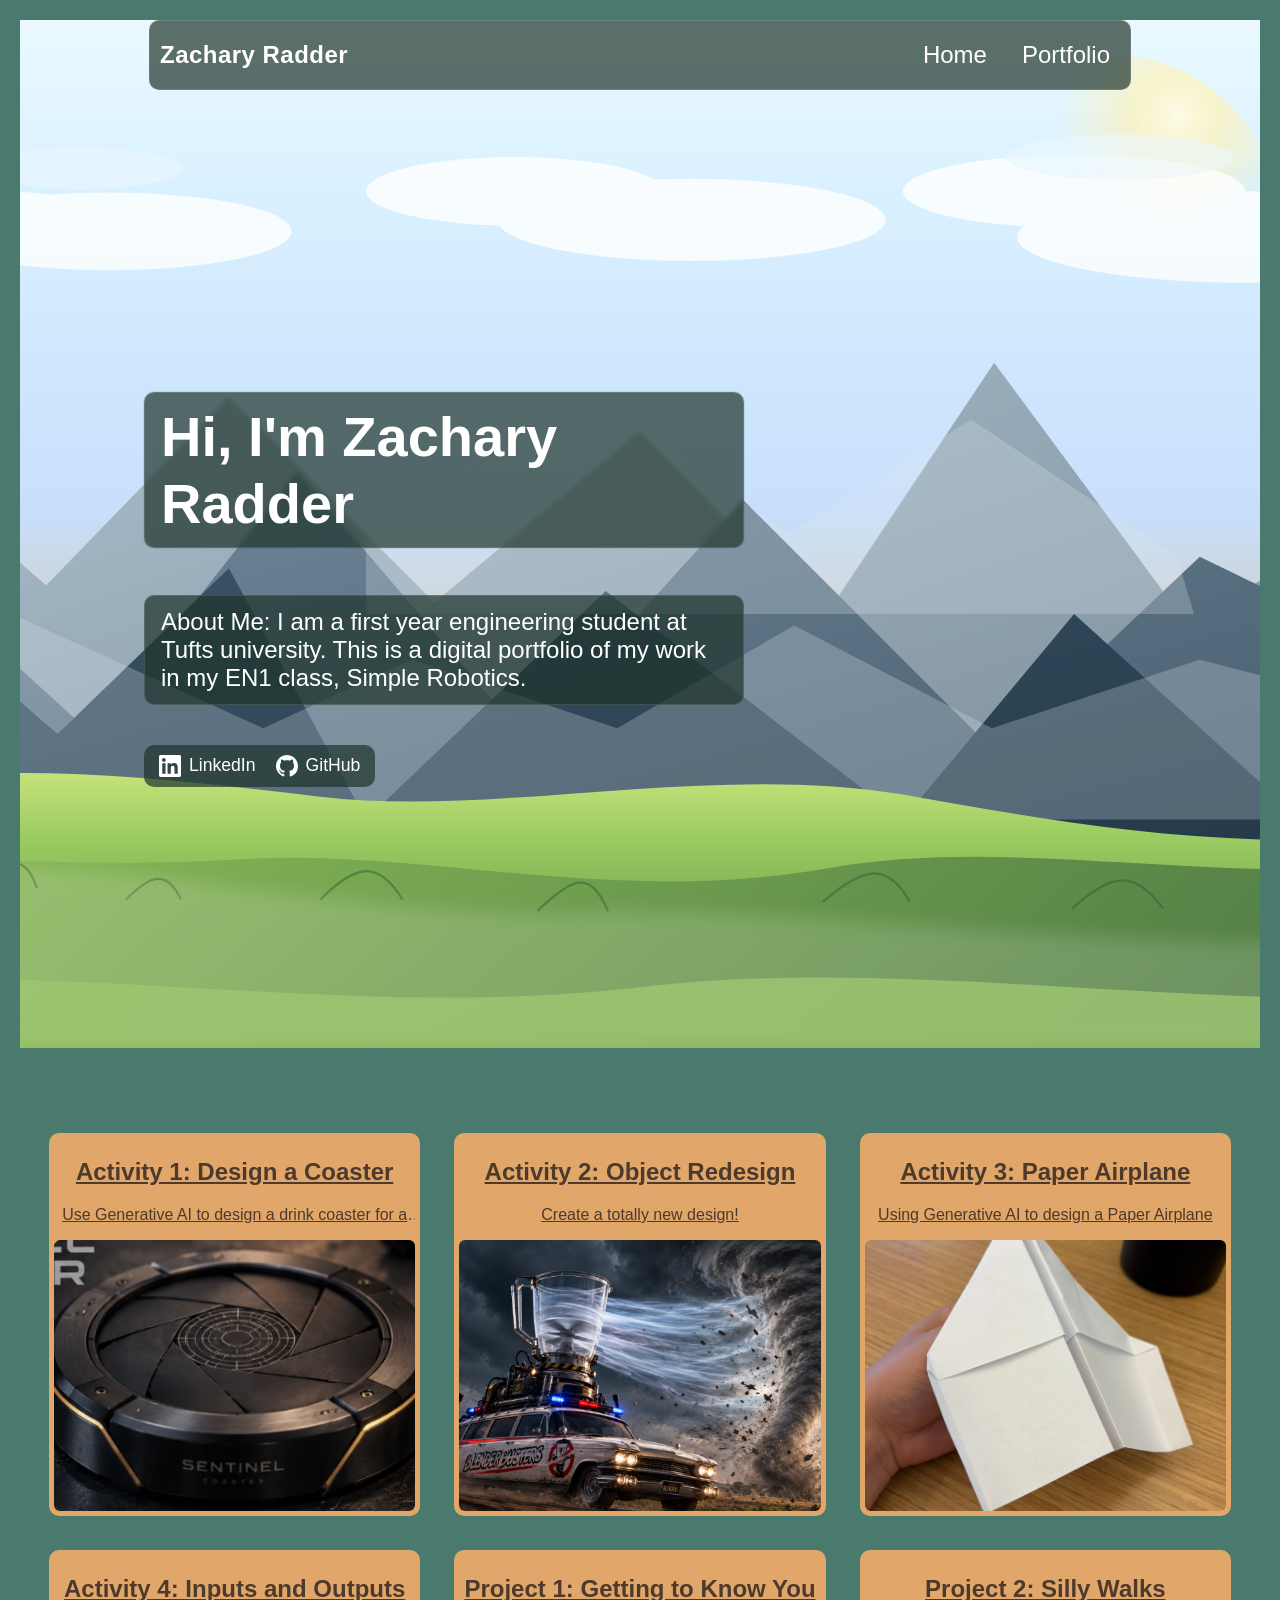
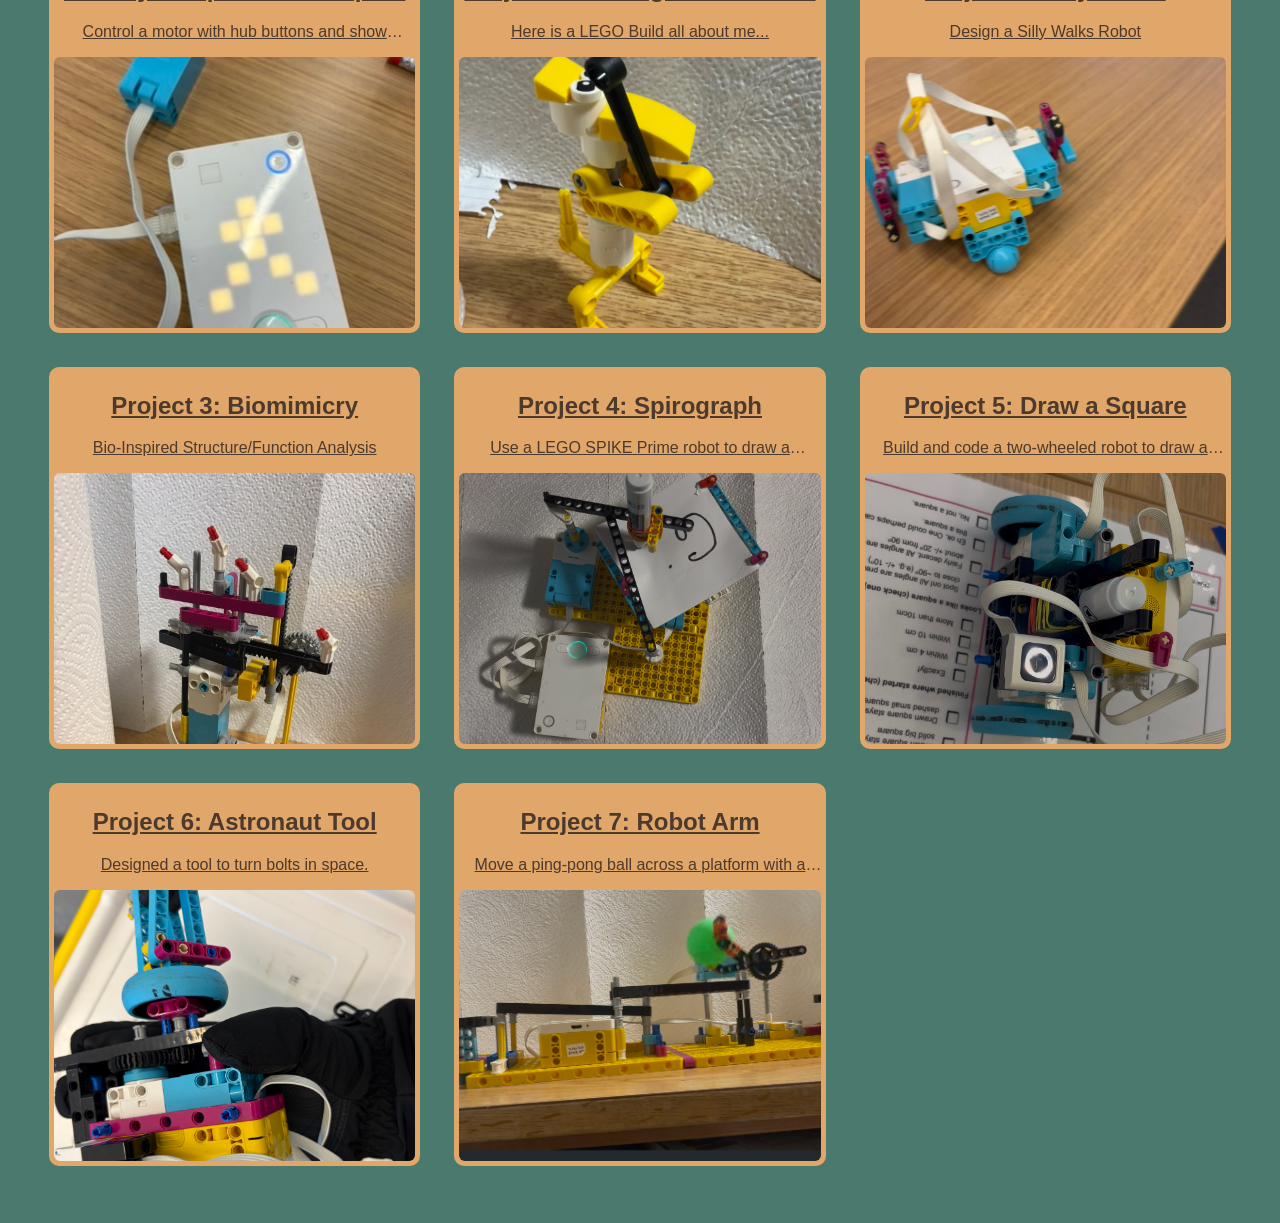
<file: index.html>
<!DOCTYPE html>
<html lang="en">
<head>
    <title>Zachary Radder - Portfolio</title>

    <!-- Recommended meta tags -->
    <meta charset="UTF-8">
    <meta name="viewport" content="width=device-width,initial-scale=1.0">
    <meta name="description" content="Zachary Radder's engineering portfolio: activities and projects from an intro-to-engineering course.">

    <!-- Stylesheet (CSS) -->
    <link rel="stylesheet" href="./index.css">
</head>
<body>

    <!-- Header and Navigation Section -->
    <header class="header">
        <a class="name">Zachary Radder</a>
        <nav class="navbar">
            <a href="#">Home</a>
            <a href="#portfolio">Portfolio</a>
        </nav>
    </header>

    <!-- Introduction Section -->
    <section class="home" style="background:url('./images/header-landscape.svg') no-repeat; background-size: cover; background-position: center;">
        <div class="home-content">
            <h1>Hi, I'm Zachary Radder</h1>
            <p>About Me: I am a first year engineering student at Tufts university. This is a digital portfolio of my work in my EN1 class, Simple Robotics.</p>

            <!-- Replace these hrefs with your own LinkedIn/GitHub URLs -->
            <div class="socials">
                <a href="https://www.linkedin.com/in/your-username" target="_blank" rel="noopener" class="social-link">
                    <svg viewBox="0 0 24 24" aria-hidden="true"><path d="M20.447 20.452h-3.554v-5.569c0-1.328-.027-3.037-1.852-3.037-1.853 0-2.136 1.446-2.136 2.939v5.667H9.351V9h3.414v1.561h.046c.477-.9 1.637-1.85 3.37-1.85 3.601 0 4.267 2.37 4.267 5.455v6.286zM5.337 7.433c-1.144 0-2.063-.926-2.063-2.065 0-1.138.92-2.063 2.063-2.063 1.14 0 2.064.925 2.064 2.063 0 1.139-.925 2.065-2.064 2.065zm1.782 13.019H3.555V9h3.564v11.452zM22.225 0H1.771C.792 0 0 .774 0 1.729v20.542C0 23.227.792 24 1.771 24h20.451C23.2 24 24 23.227 24 22.271V1.729C24 .774 23.2 0 22.222 0h.003z"/></svg>
                    <span>LinkedIn</span>
                </a>
                <a href="https://github.com/zradder" target="_blank" rel="noopener" class="social-link">
                    <svg viewBox="0 0 24 24" aria-hidden="true"><path d="M12 0C5.37 0 0 5.37 0 12c0 5.31 3.435 9.795 8.205 11.385.6.105.825-.255.825-.57 0-.285-.015-1.23-.015-2.235-3.015.555-3.795-.735-4.035-1.41-.135-.345-.72-1.41-1.23-1.695-.42-.225-1.02-.78-.015-.795.945-.015 1.62.87 1.845 1.23 1.08 1.815 2.805 1.305 3.495.99.105-.78.42-1.305.765-1.605-2.67-.3-5.46-1.335-5.46-5.925 0-1.305.465-2.385 1.23-3.225-.12-.3-.54-1.53.12-3.18 0 0 1.005-.315 3.3 1.23.96-.27 1.98-.405 3-.405s2.04.135 3 .405c2.295-1.56 3.3-1.23 3.3-1.23.66 1.65.24 2.88.12 3.18.765.84 1.23 1.905 1.23 3.225 0 4.605-2.805 5.625-5.475 5.925.435.375.81 1.095.81 2.22 0 1.605-.015 2.895-.015 3.3 0 .315.225.69.825.57A12.02 12.02 0 0024 12c0-6.63-5.37-12-12-12z"/></svg>
                    <span>GitHub</span>
                </a>
            </div>
        </div>
    </section>

    <!-- Portfolio Section -->
    <a name="portfolio"></a>
    <section class="portfolio">

        <!-- PROJECT -->
        <article class="project-card">
            <a href="./activity01.html" class="project-link">
                <h2 class="project-title">Activity 1: Design a Coaster</h2>
                <p class="project-desc">Use Generative AI to design a drink coaster for a client.</p>
                <img src="images/Iron man coaster.jpeg" class="project-img">
            </a>
        </article>

        <!-- PROJECT -->
        <article class="project-card">
            <a href="./activity02.html" class="project-link">
                <h2 class="project-title">Activity 2: Object Redesign</h2>
                <p class="project-desc">Create a totally new design!</p>
                <img src="images/Blender Buster.png" class="project-img">
            </a>
        </article>

        <!-- PROJECT -->
        <article class="project-card">
            <a href="./activity03.html" class="project-link">
                <h2 class="project-title">Activity 3: Paper Airplane</h2>
                <p class="project-desc">Using Generative AI to design a Paper Airplane</p>
                <img src="images/airplane.jpeg" class="project-img">
            </a>
        </article>

        <!-- PROJECT -->
        <article class="project-card">
            <a href="./activity04.html" class="project-link">
                <h2 class="project-title">Activity 4: Inputs and Outputs</h2>
                <p class="project-desc">Control a motor with hub buttons and show rotation with a dance animation.</p>
                <img src="images/input activity.jpeg" class="project-img" alt="Activity 4 preview image">
            </a>
        </article>

        <!-- PROJECT -->
        <article class="project-card">
            <a href="./project01.html" class="project-link">
                <h2 class="project-title">Project 1: Getting to Know You</h2>
                <p class="project-desc">Here is a LEGO Build all about me...</p>
                <img src="images/Dog with bat.jpeg" class="project-img">
            </a>
        </article>

        <!-- PROJECT -->
        <article class="project-card">
            <a href="./project02.html" class="project-link">
                <h2 class="project-title">Project 2: Silly Walks</h2>
                <p class="project-desc">Design a Silly Walks Robot</p>
                <img src="images/Silly Walk.jpeg" class="project-img">
            </a>
        </article>

        <!-- PROJECT -->
        <article class="project-card">
            <a href="./project03.html" class="project-link">
                <h2 class="project-title">Project 3: Biomimicry</h2>
                <p class="project-desc">Bio-Inspired Structure/Function Analysis</p>
                <img src="images/Biomimicry Pic.jpeg" class="project-img">
            </a>
        </article>

        <!-- PROJECT -->
        <article class="project-card">
            <a href="./project04.html" class="project-link">
                <h2 class="project-title">Project 4: Spirograph</h2>
                <p class="project-desc">Use a LEGO SPIKE Prime robot to draw a spirograph.</p>
                <img src="images/spirograph.png" class="project-img" alt="Spirograph pattern">
            </a>
        </article>

        <!-- PROJECT -->
        <article class="project-card">
            <a href="./project05.html" class="project-link">
                <h2 class="project-title">Project 5: Draw a Square</h2>
                <p class="project-desc">Build and code a two-wheeled robot to draw a square.</p>
                <img src="images/square.jpeg" class="project-img" alt="Project 5 square image">
            </a>
        </article>

        <!-- PROJECT -->
        <article class="project-card">
            <a href="./project06.html" class="project-link">
                <h2 class="project-title">Project 6: Astronaut Tool</h2>
                <p class="project-desc">Designed a tool to turn bolts in space.</p>
                <img src="images/astronauttool.jpeg" class="project-img" alt="Project 6 placeholder image">
            </a>
        </article>

        <!-- PROJECT -->
        <article class="project-card">
            <a href="./project07.html" class="project-link">
                <h2 class="project-title">Project 7: Robot Arm</h2>
                <p class="project-desc">Move a ping-pong ball across a platform with a robot arm and ramp.</p>
                <img src="./images/project07.png" class="project-img" alt="Robot arm for the ping-pong ball transfer system">
            </a>
        </article>

    </section>
    
</body>
</html>
</file>
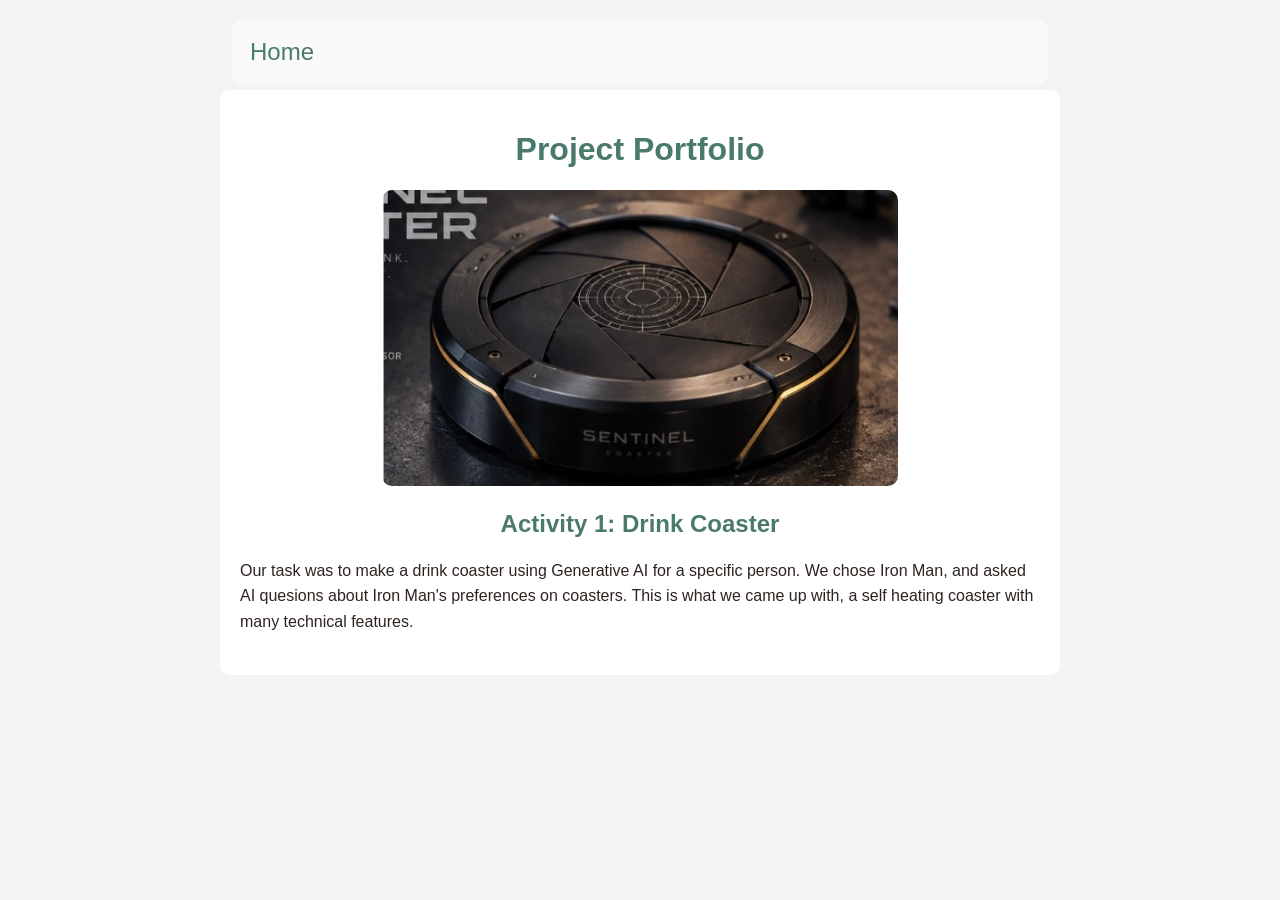
<file: activity01.html>
<!DOCTYPE html>
<html lang="en">
<head>
    <title>Activity 1: Drink Coaster</title>
    <link rel="stylesheet" href="./project.css">
</head>
<body>

    <!-- Header and Navigation Section -->
    <header class="header">
        <nav class="navbar">
            <a href="./index.html" class="active">Home</a>
        </nav>
    </header>

    <!-- Project Information -->
    <div class="proj-container">

        <h1 class='proj-header'>Project Portfolio</h1>

        <div class="proj-img-container">
            <img src="images/Iron man coaster.jpeg">
        </div>

        <h2 class='proj-header'>Activity 1: Drink Coaster</h2>

        <div class="proj-desc">
            <p>Our task was to make a drink coaster using Generative AI for a specific person. We chose Iron Man, and asked AI quesions about Iron Man's preferences on coasters. This is what we came up with, a self heating coaster with many technical features.
    
            </p>
        </div>

    </div>
    <!-- End Project Information -->

</body>
</html>
</file>
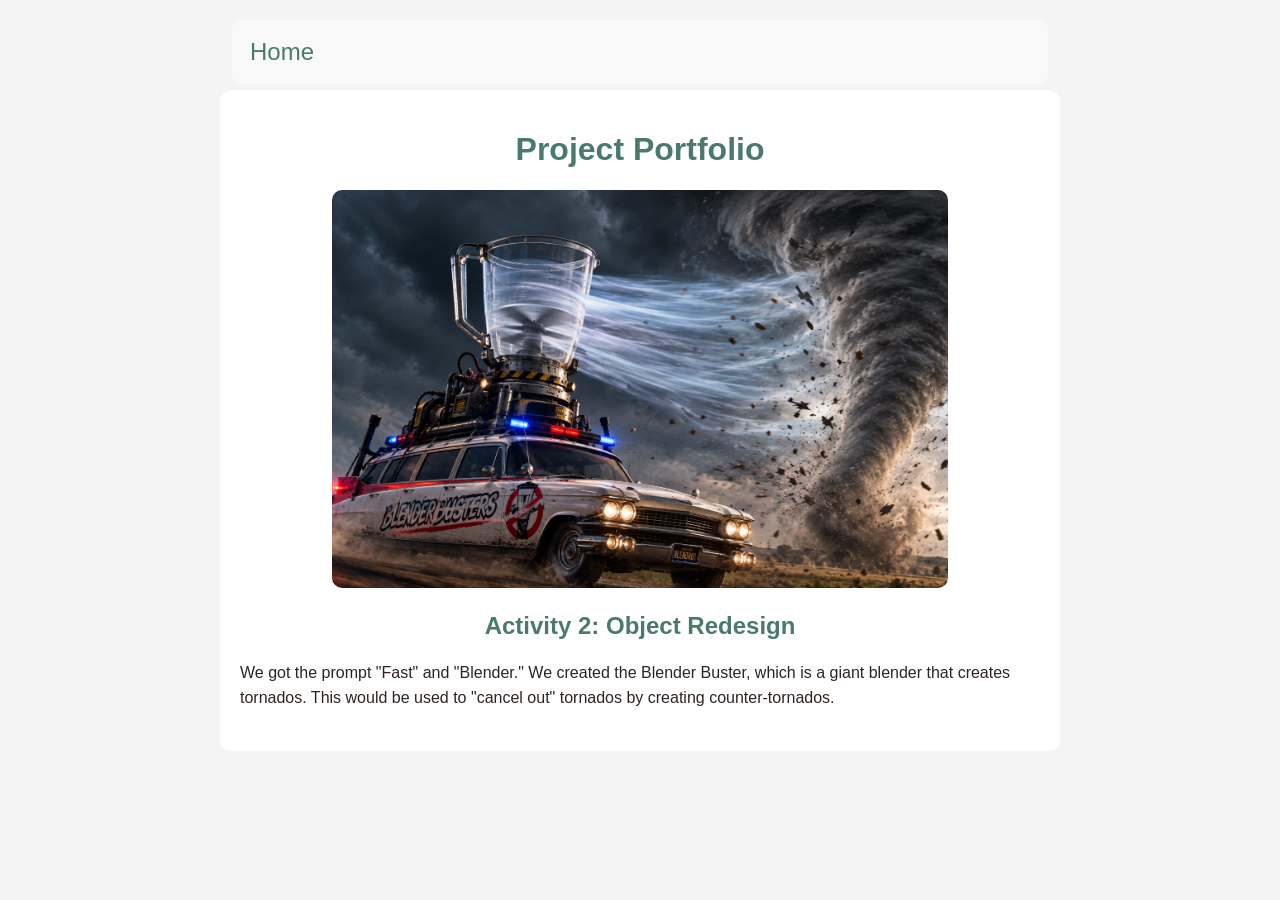
<file: activity02.html>
<!DOCTYPE html>
<html lang="en">
<head>
    <title>Activity 2: Object Redesign</title>
    <link rel="stylesheet" href="./project.css">
</head>
<body>

    <!-- Header and Navigation Section -->
    <header class="header">
        <nav class="navbar">
            <a href="./index.html" class="active">Home</a>
        </nav>
    </header>

    <!-- Project Information -->
    <div class="proj-container">

        <h1 class='proj-header'>Project Portfolio</h1>

        <div class="proj-img-container">
            <img src="images/Blender Buster.png">
        </div>

        <h2 class='proj-header'>Activity 2: Object Redesign</h2>

        <div class="proj-desc">
            <p>We got the prompt "Fast" and "Blender." We created the Blender Buster, which is a giant blender that creates tornados. This would be used to "cancel out" tornados by creating counter-tornados.
                
            </p>
        </div>

    </div>
    <!-- End Project Information -->

</body>
</html>
</file>
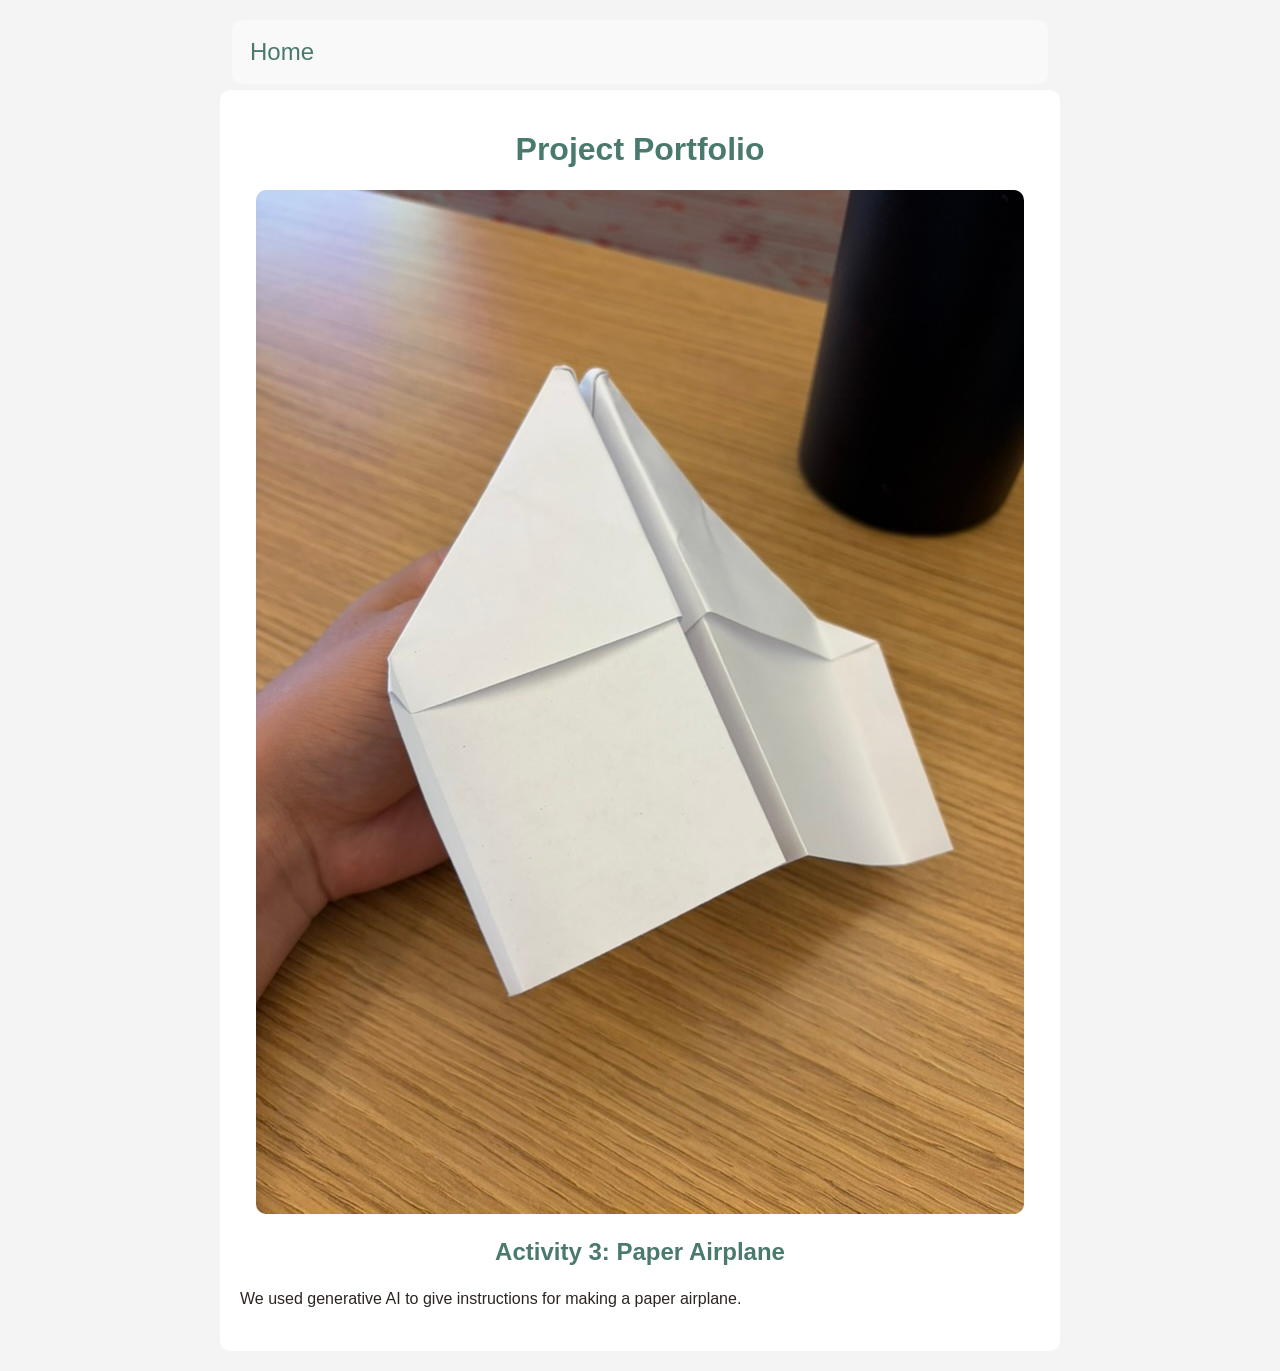
<file: activity03.html>
<!DOCTYPE html>
<html lang="en">
<head>
    <title>Activity 3: Paper Airplane</title>
    <link rel="stylesheet" href="./project.css">
</head>
<body>

    <!-- Header and Navigation Section -->
    <header class="header">
        <nav class="navbar">
            <a href="./index.html" class="active">Home</a>
        </nav>
    </header>

    <!-- Project Information -->
    <div class="proj-container">

        <h1 class='proj-header'>Project Portfolio</h1>

        <div class="proj-img-container">
            <img src="images/airplane.jpeg">
        </div>

        <h2 class='proj-header'>Activity 3: Paper Airplane</h2>

        <div class="proj-desc">
            <p>We used generative AI to give instructions for making a paper airplane.</p>
        </div>

    </div>
    <!-- End Project Information -->

</body>
</html>
</file>
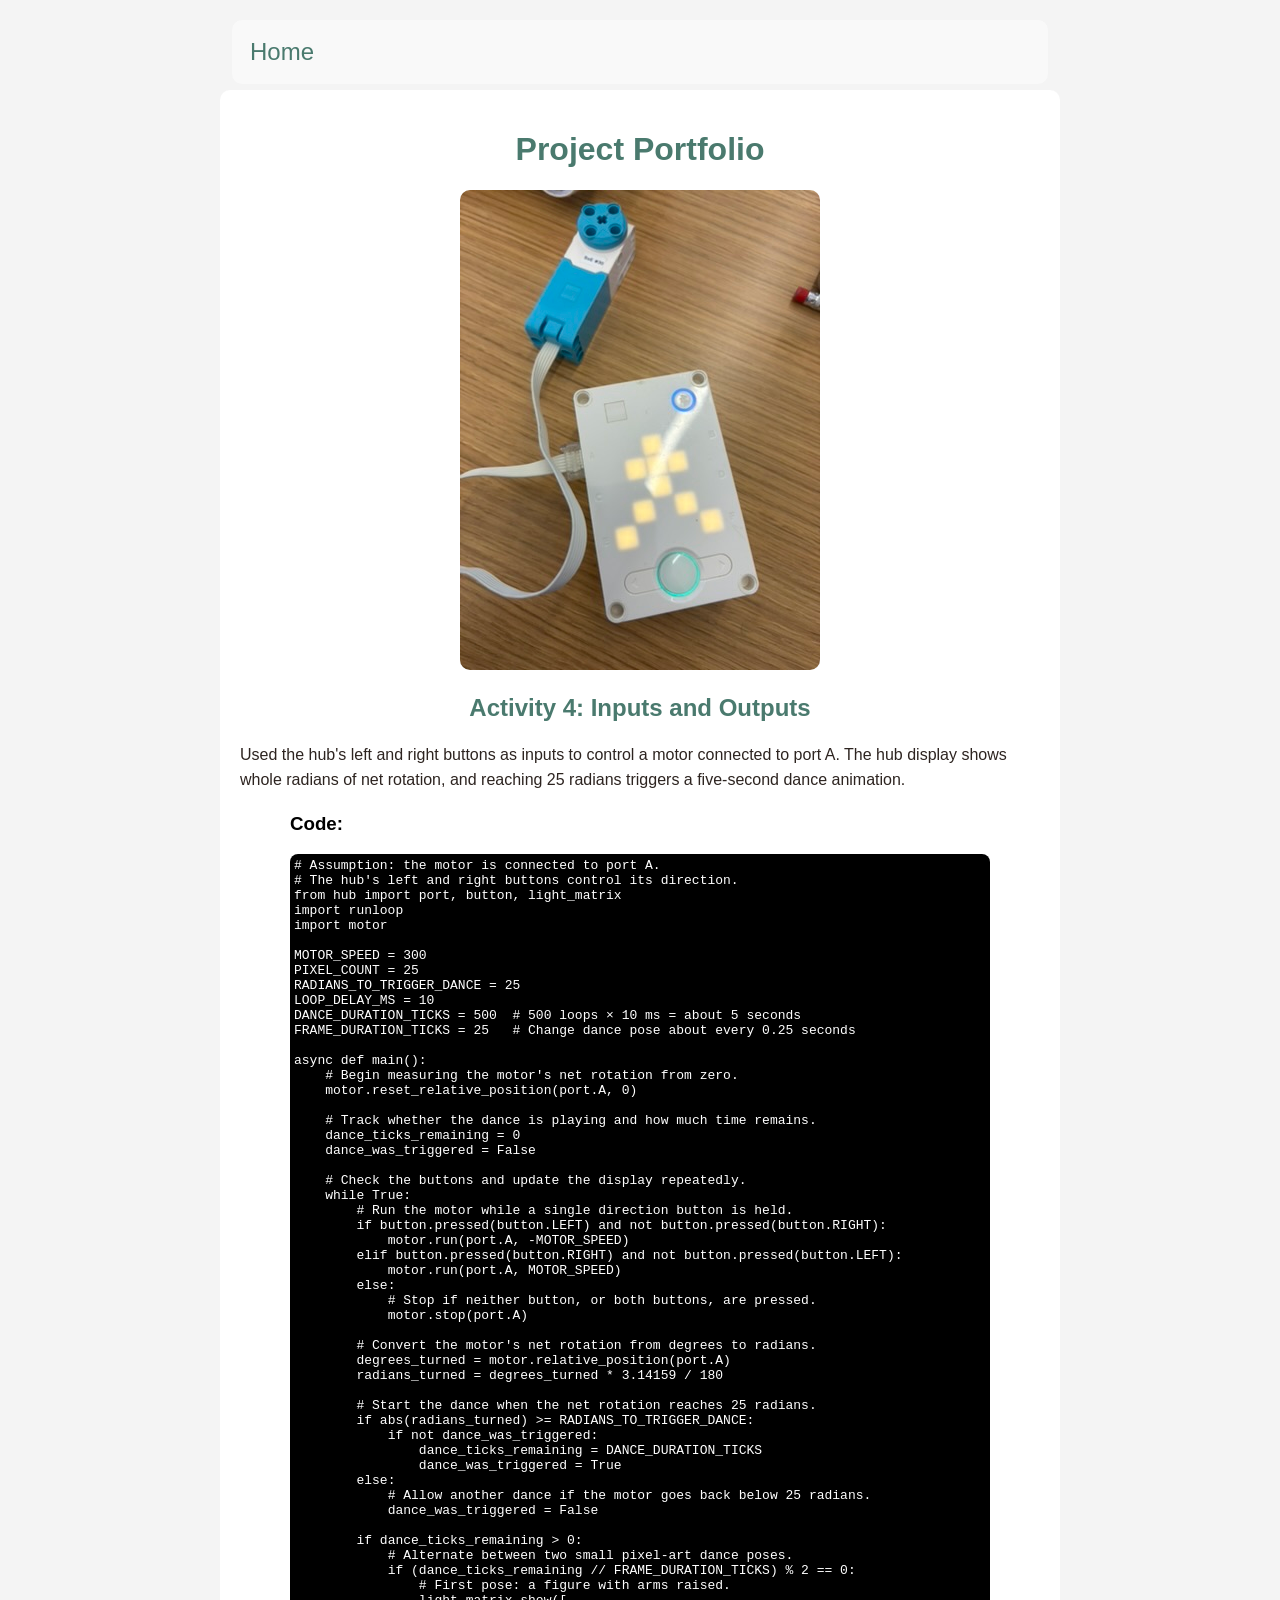
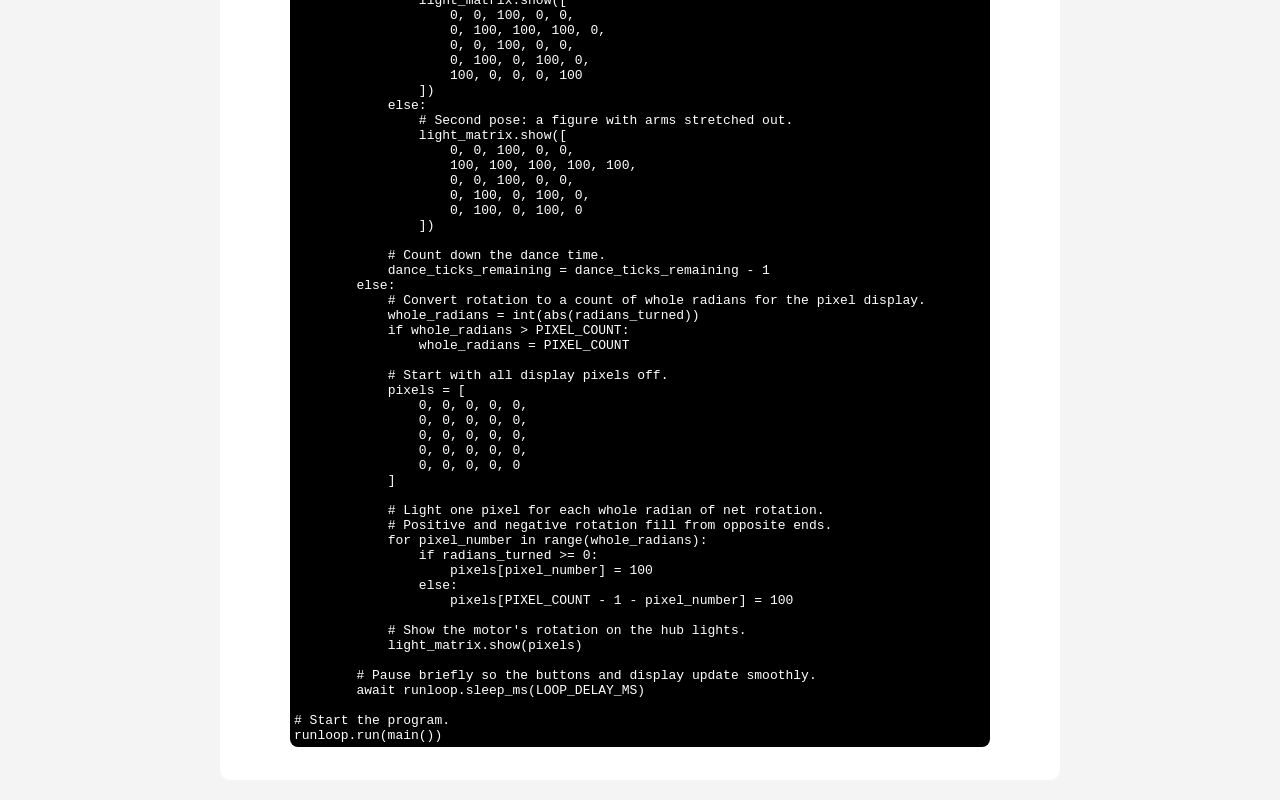
<file: activity04.html>
<!DOCTYPE html>
<html lang="en">
<head>
    <title>Activity 4: Inputs and Outputs</title>
    <link rel="stylesheet" href="./project.css">
</head>
<body>

    <!-- Header and Navigation Section -->
    <header class="header">
        <nav class="navbar">
            <a href="./index.html" class="active">Home</a>
        </nav>
    </header>

    <!-- Project Information -->
    <div class="proj-container">

        <h1 class='proj-header'>Project Portfolio</h1>

        <div class="proj-img-container">
            <img src="images/input activity.jpeg" alt="Activity 4 preview image">
        </div>

        <h2 class='proj-header'>Activity 4: Inputs and Outputs</h2>

        <div class="proj-desc">
            <p>Used the hub's left and right buttons as inputs to control a motor connected to port A. The hub display shows whole radians of net rotation, and reaching 25 radians triggers a five-second dance animation.</p>
        </div>

        <div class="proj-code">
            <h3>Code:</h3>
            <pre><code># Assumption: the motor is connected to port A.
# The hub's left and right buttons control its direction.
from hub import port, button, light_matrix
import runloop
import motor

MOTOR_SPEED = 300
PIXEL_COUNT = 25
RADIANS_TO_TRIGGER_DANCE = 25
LOOP_DELAY_MS = 10
DANCE_DURATION_TICKS = 500  # 500 loops × 10 ms = about 5 seconds
FRAME_DURATION_TICKS = 25   # Change dance pose about every 0.25 seconds

async def main():
    # Begin measuring the motor's net rotation from zero.
    motor.reset_relative_position(port.A, 0)

    # Track whether the dance is playing and how much time remains.
    dance_ticks_remaining = 0
    dance_was_triggered = False

    # Check the buttons and update the display repeatedly.
    while True:
        # Run the motor while a single direction button is held.
        if button.pressed(button.LEFT) and not button.pressed(button.RIGHT):
            motor.run(port.A, -MOTOR_SPEED)
        elif button.pressed(button.RIGHT) and not button.pressed(button.LEFT):
            motor.run(port.A, MOTOR_SPEED)
        else:
            # Stop if neither button, or both buttons, are pressed.
            motor.stop(port.A)

        # Convert the motor's net rotation from degrees to radians.
        degrees_turned = motor.relative_position(port.A)
        radians_turned = degrees_turned * 3.14159 / 180

        # Start the dance when the net rotation reaches 25 radians.
        if abs(radians_turned) >= RADIANS_TO_TRIGGER_DANCE:
            if not dance_was_triggered:
                dance_ticks_remaining = DANCE_DURATION_TICKS
                dance_was_triggered = True
        else:
            # Allow another dance if the motor goes back below 25 radians.
            dance_was_triggered = False

        if dance_ticks_remaining > 0:
            # Alternate between two small pixel-art dance poses.
            if (dance_ticks_remaining // FRAME_DURATION_TICKS) % 2 == 0:
                # First pose: a figure with arms raised.
                light_matrix.show([
                    0, 0, 100, 0, 0,
                    0, 100, 100, 100, 0,
                    0, 0, 100, 0, 0,
                    0, 100, 0, 100, 0,
                    100, 0, 0, 0, 100
                ])
            else:
                # Second pose: a figure with arms stretched out.
                light_matrix.show([
                    0, 0, 100, 0, 0,
                    100, 100, 100, 100, 100,
                    0, 0, 100, 0, 0,
                    0, 100, 0, 100, 0,
                    0, 100, 0, 100, 0
                ])

            # Count down the dance time.
            dance_ticks_remaining = dance_ticks_remaining - 1
        else:
            # Convert rotation to a count of whole radians for the pixel display.
            whole_radians = int(abs(radians_turned))
            if whole_radians > PIXEL_COUNT:
                whole_radians = PIXEL_COUNT

            # Start with all display pixels off.
            pixels = [
                0, 0, 0, 0, 0,
                0, 0, 0, 0, 0,
                0, 0, 0, 0, 0,
                0, 0, 0, 0, 0,
                0, 0, 0, 0, 0
            ]

            # Light one pixel for each whole radian of net rotation.
            # Positive and negative rotation fill from opposite ends.
            for pixel_number in range(whole_radians):
                if radians_turned >= 0:
                    pixels[pixel_number] = 100
                else:
                    pixels[PIXEL_COUNT - 1 - pixel_number] = 100

            # Show the motor's rotation on the hub lights.
            light_matrix.show(pixels)

        # Pause briefly so the buttons and display update smoothly.
        await runloop.sleep_ms(LOOP_DELAY_MS)

# Start the program.
runloop.run(main())</code></pre>
        </div>

    </div>
    <!-- End Project Information -->

</body>
</html>
</file>
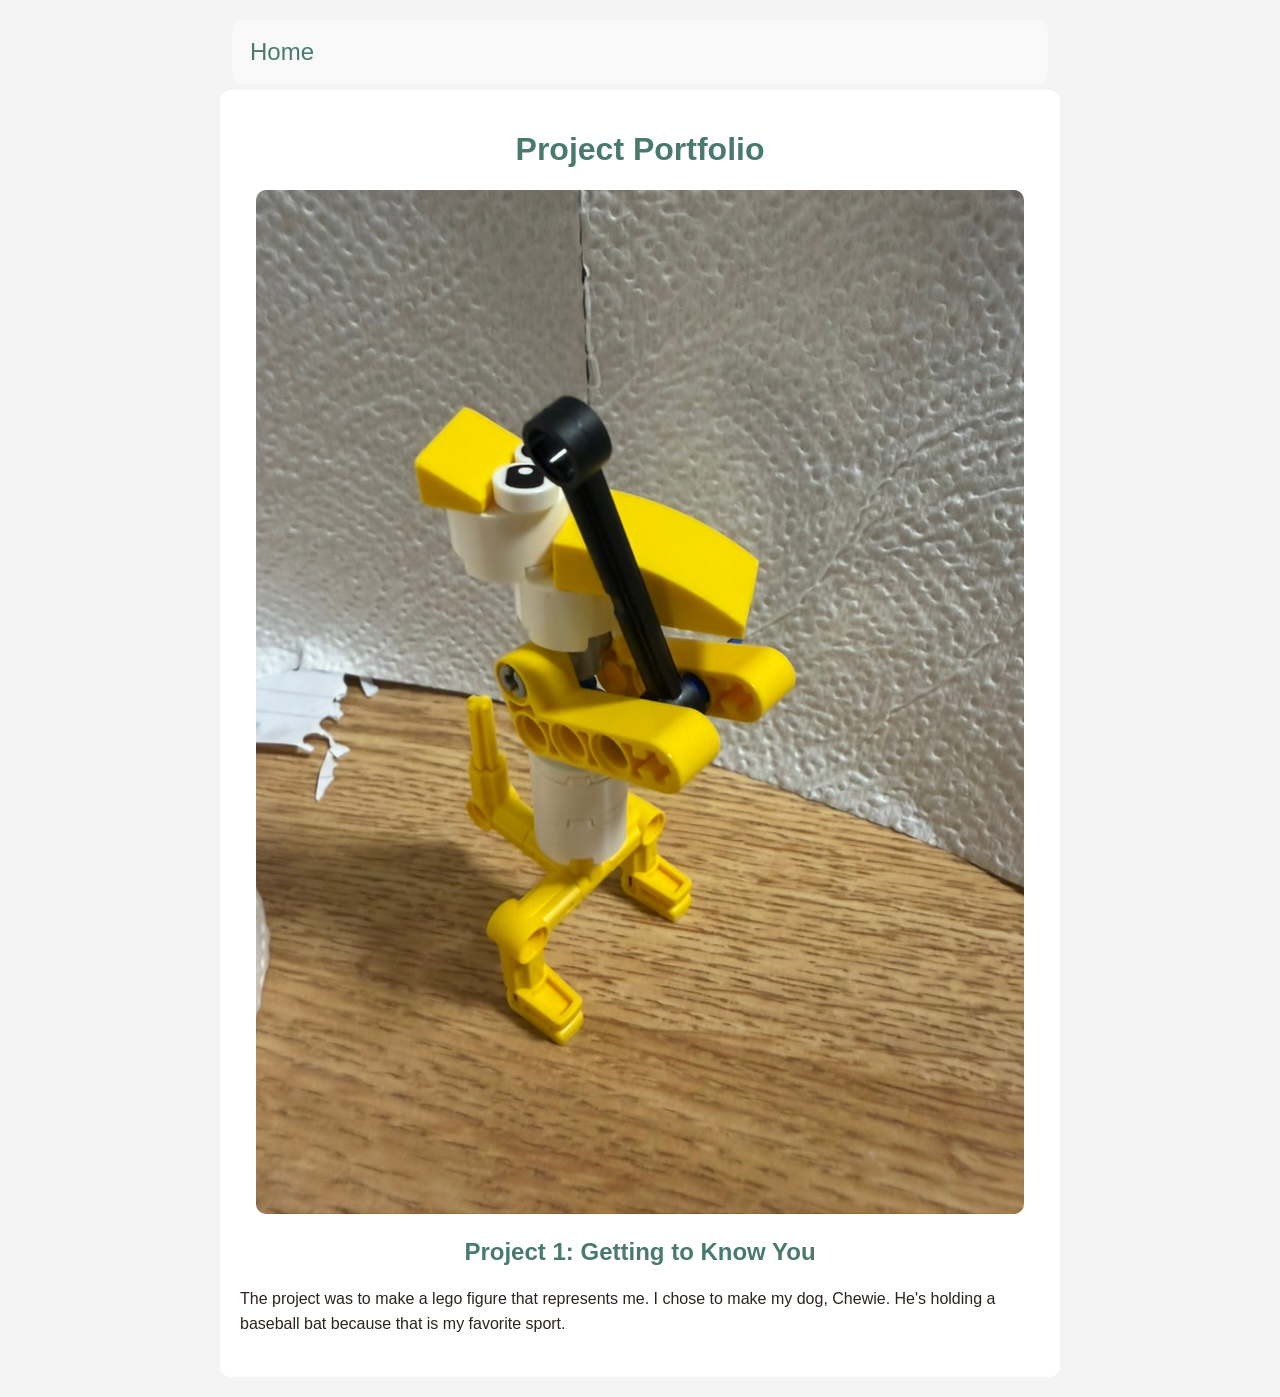
<file: project01.html>
<!DOCTYPE html>
<html lang="en">
<head>
    <title>Project 1: Getting to Know You</title>
    <link rel="stylesheet" href="./project.css">
</head>
<body>

    <!-- Header and Navigation Section -->
    <header class="header">
        <nav class="navbar">
            <a href="./index.html" class="active">Home</a>
        </nav>
    </header>

    <!-- Project Information -->
    <div class="proj-container">

        <h1 class='proj-header'>Project Portfolio</h1>

        <div class="proj-img-container">
            <img src="images/Dog with bat.jpeg">
        </div>

        <h2 class='proj-header'>Project 1: Getting to Know You</h2>

        <div class="proj-desc">
            <p>The project was to make a lego figure that represents me. I chose to make my dog, Chewie. He's holding a baseball bat because that is my favorite sport.</p>
        </div>

    </div>
    <!-- End Project Information -->

</body>
</html>
</file>
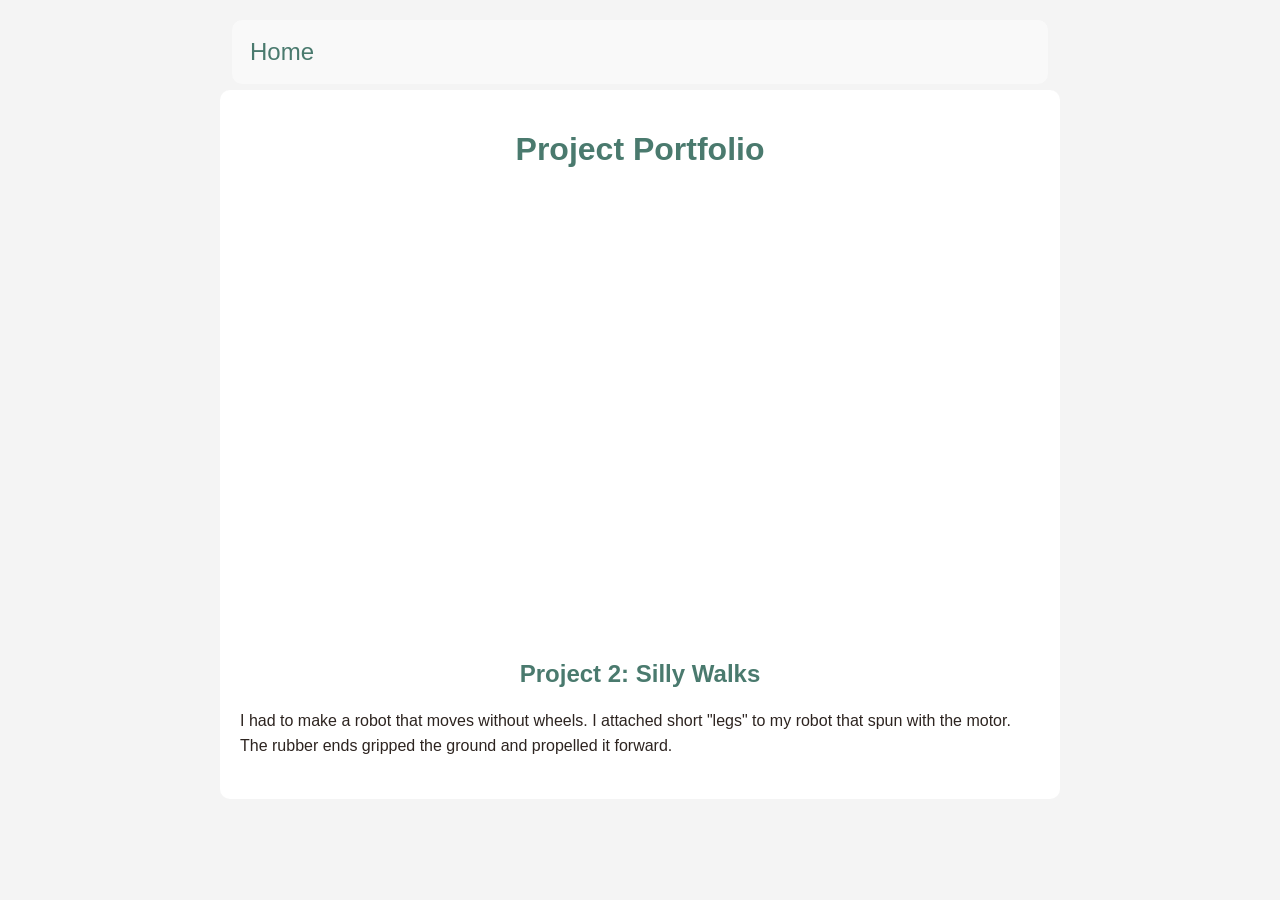
<file: project02.html>
<!DOCTYPE html>
<html lang="en">
<head>
    <title>Project 2: Silly Walks</title>
    <link rel="stylesheet" href="./project.css">
</head>
<body>

    <!-- Header and Navigation Section -->
    <header class="header">
        <nav class="navbar">
            <a href="./index.html" class="active">Home</a>
        </nav>
    </header>

    <!-- Project Information -->
    <div class="proj-container">

        <h1 class='proj-header'>Project Portfolio</h1>

        <div class="proj-video-container">
            <iframe width="560" height="315" src="https://www.youtube.com/embed/AbNCP9SdB_c?si=HvwjtIAKtrdVH4Lp" title="YouTube video player" frameborder="0" allow="accelerometer; autoplay; clipboard-write; encrypted-media; gyroscope; picture-in-picture; web-share" referrerpolicy="strict-origin-when-cross-origin" allowfullscreen></iframe>
        </div>

        <h2 class='proj-header'>Project 2: Silly Walks</h2>

        <div class="proj-desc">
            <p>I had to make a robot that moves without wheels. I attached short "legs" to my robot that spun with the motor. The rubber ends gripped the ground and propelled it forward.</p>
        </div>

    </div>
    <!-- End Project Information -->

</body>
</html>
</file>
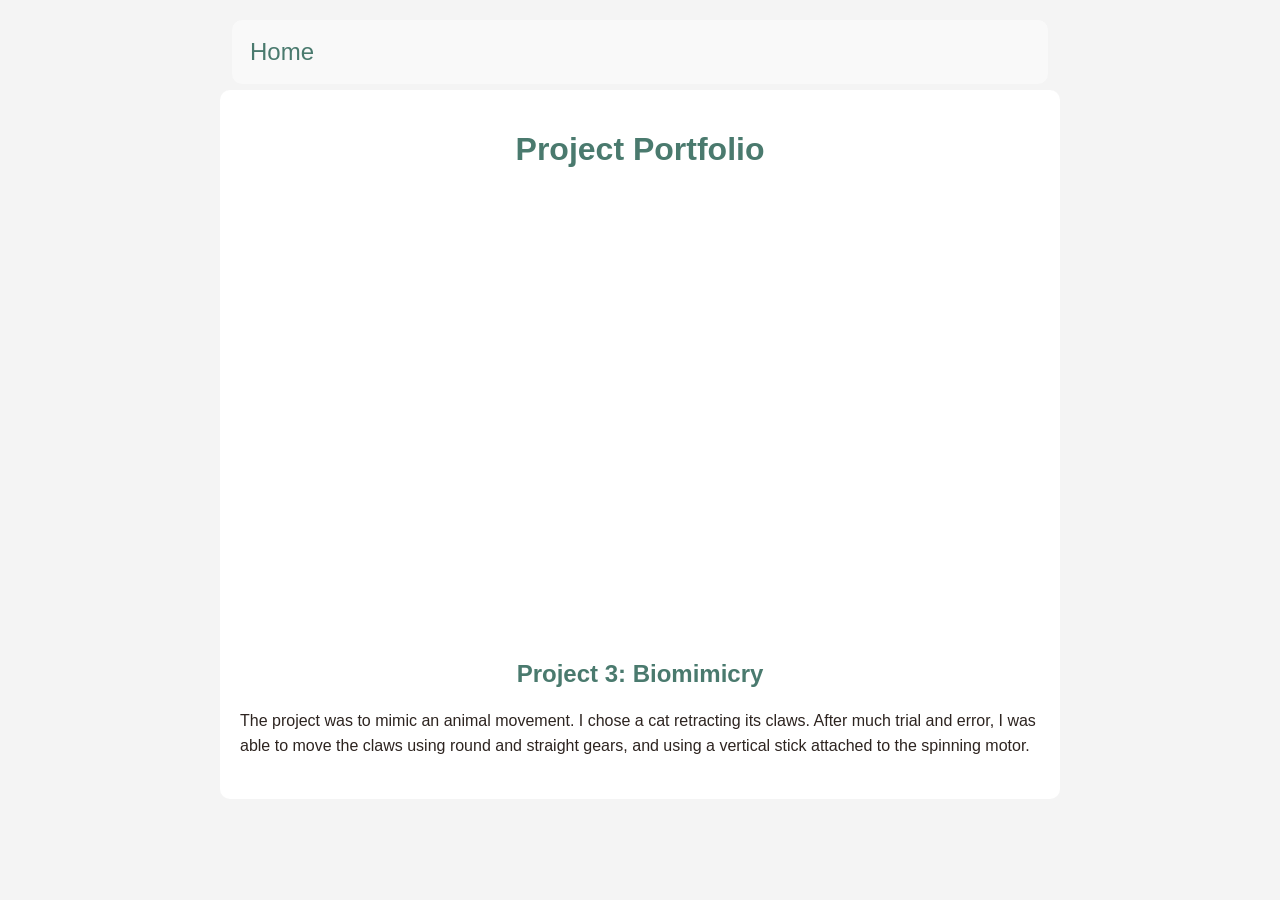
<file: project03.html>
<!DOCTYPE html>
<html lang="en">
<head>
    <title>Project 3: Biomimicry</title>
    <link rel="stylesheet" href="./project.css">
</head>
<body>

    <!-- Header and Navigation Section -->
    <header class="header">
        <nav class="navbar">
            <a href="./index.html" class="active">Home</a>
        </nav>
    </header>

    <!-- Project Information -->
    <div class="proj-container">

        <h1 class='proj-header'>Project Portfolio</h1>

        <div class="proj-video-container">
            <iframe width="560" height="315" src="https://www.youtube.com/embed/pp9CoXu9Atk?si=LrdsU6HgWa8bg2uq" title="YouTube video player" frameborder="0" allow="accelerometer; autoplay; clipboard-write; encrypted-media; gyroscope; picture-in-picture; web-share" referrerpolicy="strict-origin-when-cross-origin" allowfullscreen></iframe>
        </div>

        <h2 class='proj-header'>Project 3: Biomimicry</h2>

        <div class="proj-desc">
            <p>The project was to mimic an animal movement. I chose a cat retracting its claws. After much trial and error, I was able to move the claws using round and straight gears, and using a vertical stick attached to the spinning motor.</p>
        </div>

    </div>
    <!-- End Project Information -->

</body>
</html>
</file>
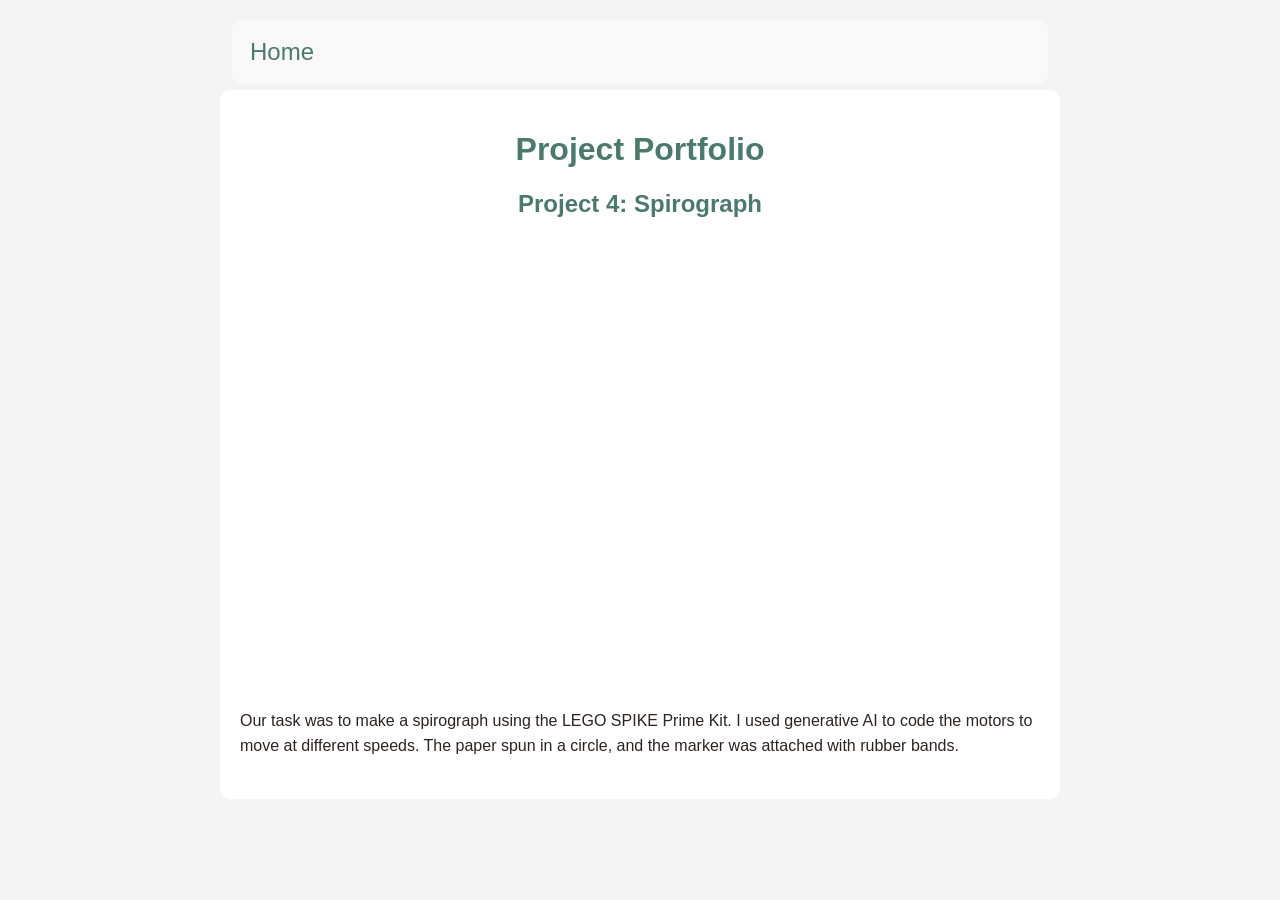
<file: project04.html>
<!DOCTYPE html>
<html lang="en">
<head>
    <title>Project 4: Spirograph</title>
    <link rel="stylesheet" href="./project.css">
</head>
<body>

    <!-- Header and Navigation Section -->
    <header class="header">
        <nav class="navbar">
            <a href="./index.html" class="active">Home</a>
        </nav>
    </header>

    <!-- Project Information -->
    <div class="proj-container">

        <h1 class='proj-header'>Project Portfolio</h1>

        <h2 class='proj-header'>Project 4: Spirograph</h2>

        <div class="proj-video-container">
            <iframe src="https://www.youtube.com/embed/UUUb9nw4G2k?si=uyeM1Tycn3_3XX7E" title="Project 4: Spirograph video" allow="accelerometer; autoplay; clipboard-write; encrypted-media; gyroscope; picture-in-picture; web-share" referrerpolicy="strict-origin-when-cross-origin" allowfullscreen></iframe>
        </div>

        <div class="proj-desc">
            <p>Our task was to make a spirograph using the LEGO SPIKE Prime Kit. I used generative AI to code the motors to move at different speeds. The paper spun in a circle, and the marker was attached with rubber bands.</p>
        </div>

    </div>
    <!-- End Project Information -->

</body>
</html>
</file>
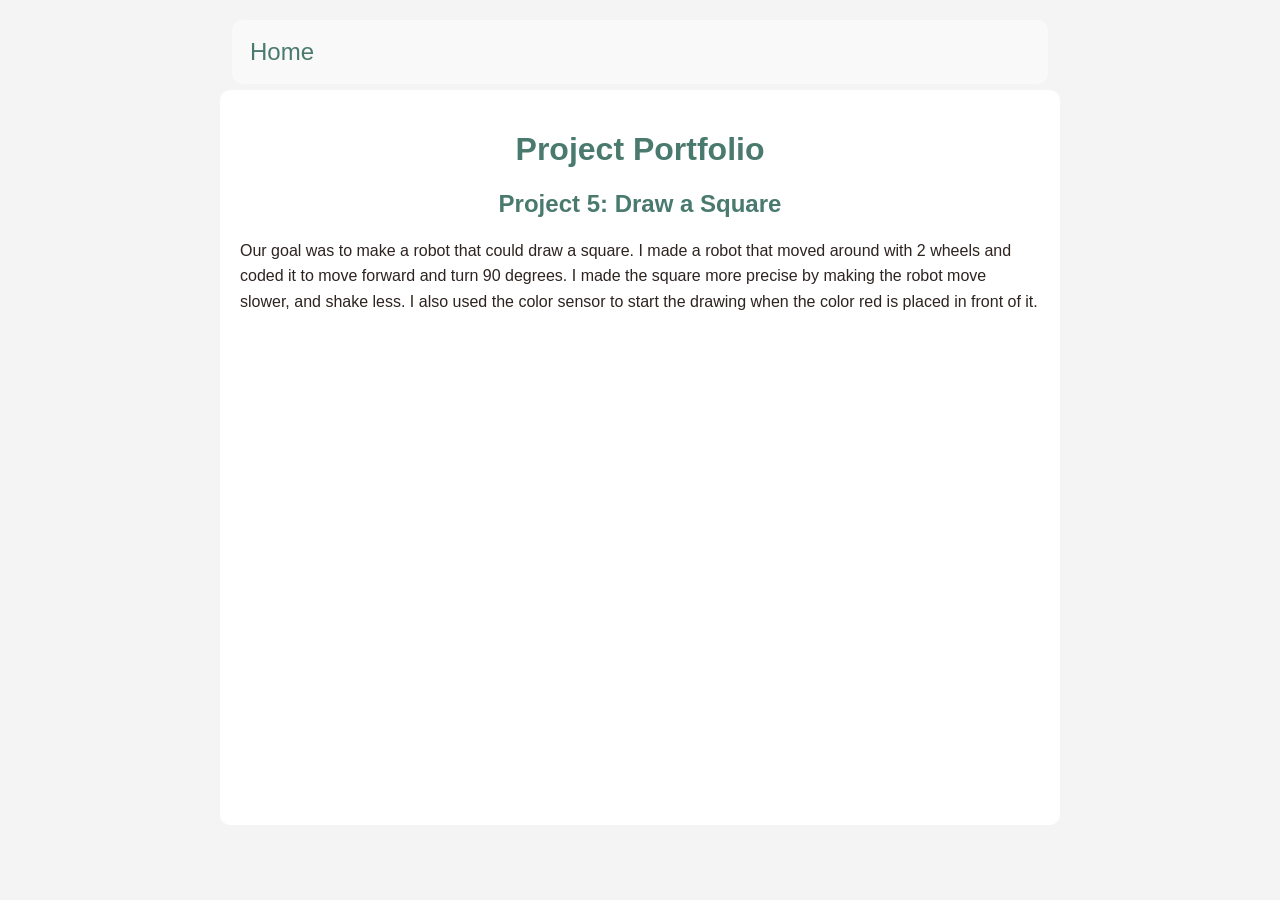
<file: project05.html>
<!DOCTYPE html>
<html lang="en">
<head>
    <title>Project 5: Draw a Square</title>
    <link rel="stylesheet" href="./project.css">
</head>
<body>

    <header class="header">
        <nav class="navbar">
            <a href="./index.html" class="active">Home</a>
        </nav>
    </header>

    <div class="proj-container">

        <h1 class='proj-header'>Project Portfolio</h1>

        <h2 class='proj-header'>Project 5: Draw a Square</h2>

        <div class="proj-desc">
            <p>Our goal was to make a robot that could draw a square. I made a robot that moved around with 2 wheels and coded it to move forward and turn 90 degrees. I made the square more precise by making the robot move slower, and shake less. I also used the color sensor to start the drawing when the color red is placed in front of it.</p>
        </div>

        <div class="proj-video-container">
            <iframe src="https://www.youtube.com/embed/WbyfNYDJuaU?si=cyPnBliqP1qgz6d2" title="Project 5 video" allow="accelerometer; autoplay; clipboard-write; encrypted-media; gyroscope; picture-in-picture; web-share" referrerpolicy="strict-origin-when-cross-origin" allowfullscreen></iframe>
        </div>

    </div>

</body>
</html>
</file>
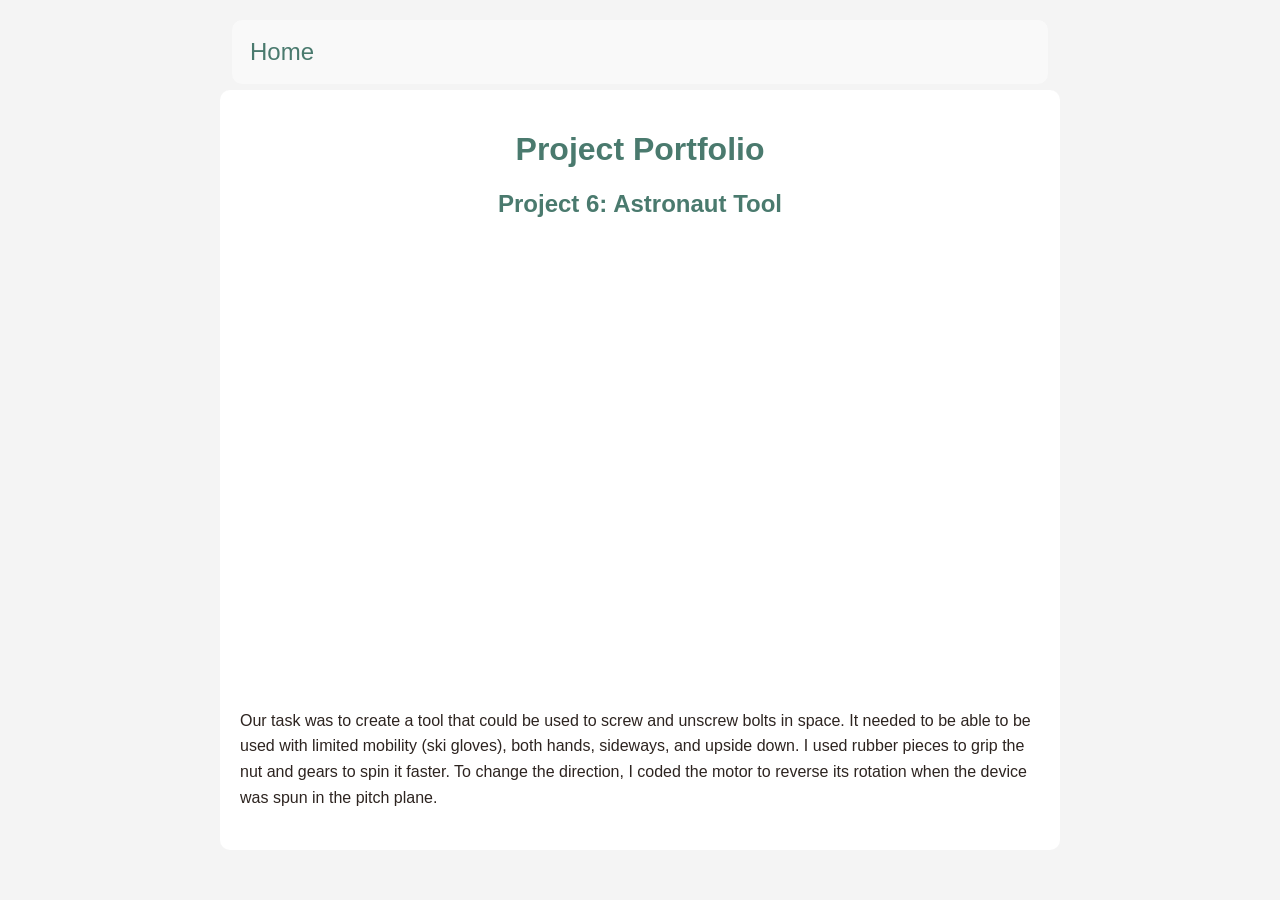
<file: project06.html>
<!DOCTYPE html>
<html lang="en">
<head>
    <title>Project 6: Astronaut Tool</title>
    <link rel="stylesheet" href="./project.css">
</head>
<body>

    <header class="header">
        <nav class="navbar">
            <a href="./index.html" class="active">Home</a>
        </nav>
    </header>

    <div class="proj-container">

        <h1 class='proj-header'>Project Portfolio</h1>

        <h2 class='proj-header'>Project 6: Astronaut Tool</h2>

        <div class="proj-video-container">
            <iframe src="https://www.youtube.com/embed/9ZT5sHBbC-g?si=z1WgerAAgP8b-BXq" title="Project 6 video" allow="accelerometer; autoplay; clipboard-write; encrypted-media; gyroscope; picture-in-picture; web-share" referrerpolicy="strict-origin-when-cross-origin" allowfullscreen></iframe>
        </div>

        <div class="proj-desc">
            <p>Our task was to create a tool that could be used to screw and unscrew bolts in space. It needed to be able to be used with limited mobility (ski gloves), both hands, sideways, and upside down. I used rubber pieces to grip the nut and gears to spin it faster. To change the direction, I coded the motor to reverse its rotation when the device was spun in the pitch plane.</p>
        </div>

    </div>

</body>
</html>
</file>
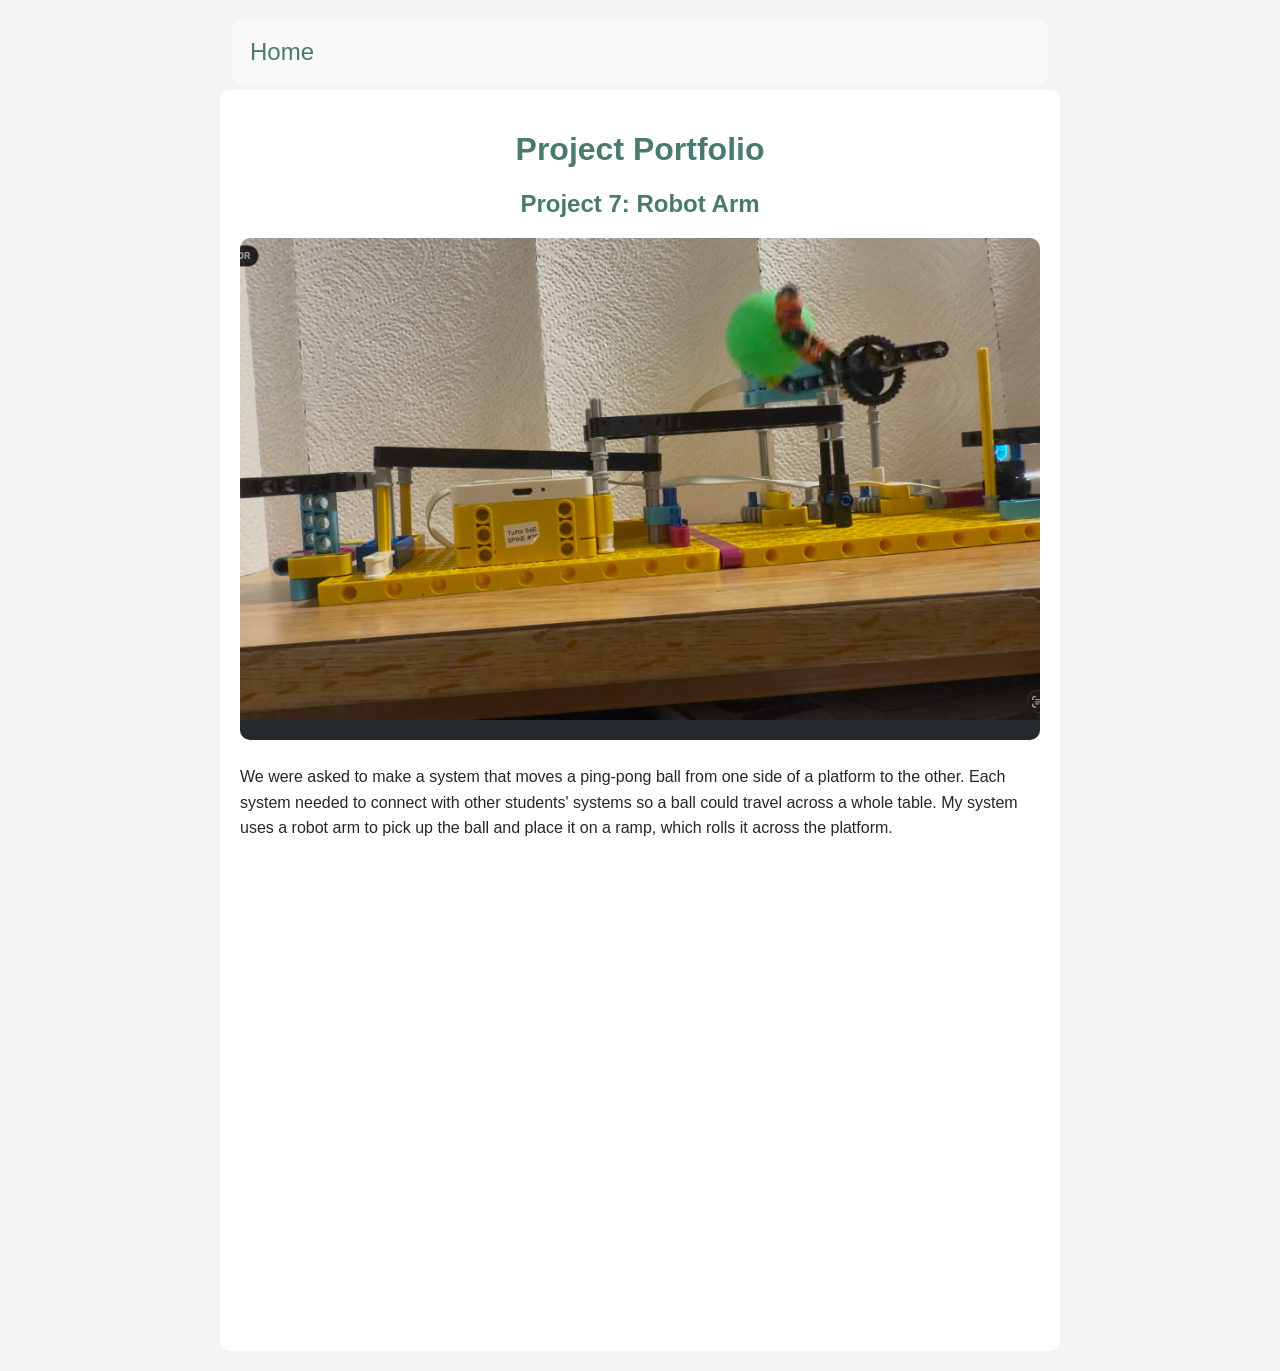
<file: project07.html>
<!DOCTYPE html>
<html lang="en">
<head>
    <title>Project 7: Robot Arm</title>
    <link rel="stylesheet" href="./project.css">
</head>
<body>

    <header class="header">
        <nav class="navbar">
            <a href="./index.html" class="active">Home</a>
        </nav>
    </header>

    <div class="proj-container">

        <h1 class='proj-header'>Project Portfolio</h1>

        <h2 class='proj-header'>Project 7: Robot Arm</h2>

        <div class="proj-img-container">
            <img src="./images/project07.png" alt="Robot arm used to move a ping-pong ball onto a ramp">
        </div>

        <div class="proj-desc">
            <p>We were asked to make a system that moves a ping-pong ball from one side of a platform to the other. Each system needed to connect with other students' systems so a ball could travel across a whole table. My system uses a robot arm to pick up the ball and place it on a ramp, which rolls it across the platform.</p>
        </div>

        <div class="proj-video-container">
            <iframe src="https://www.youtube.com/embed/F-9GbJIlr34?si=bfkZZUbS0bvgFGTT" title="Project 7: Robot Arm demonstration" allow="accelerometer; autoplay; clipboard-write; encrypted-media; gyroscope; picture-in-picture; web-share" referrerpolicy="strict-origin-when-cross-origin" allowfullscreen></iframe>
        </div>

    </div>

</body>
</html>
</file>
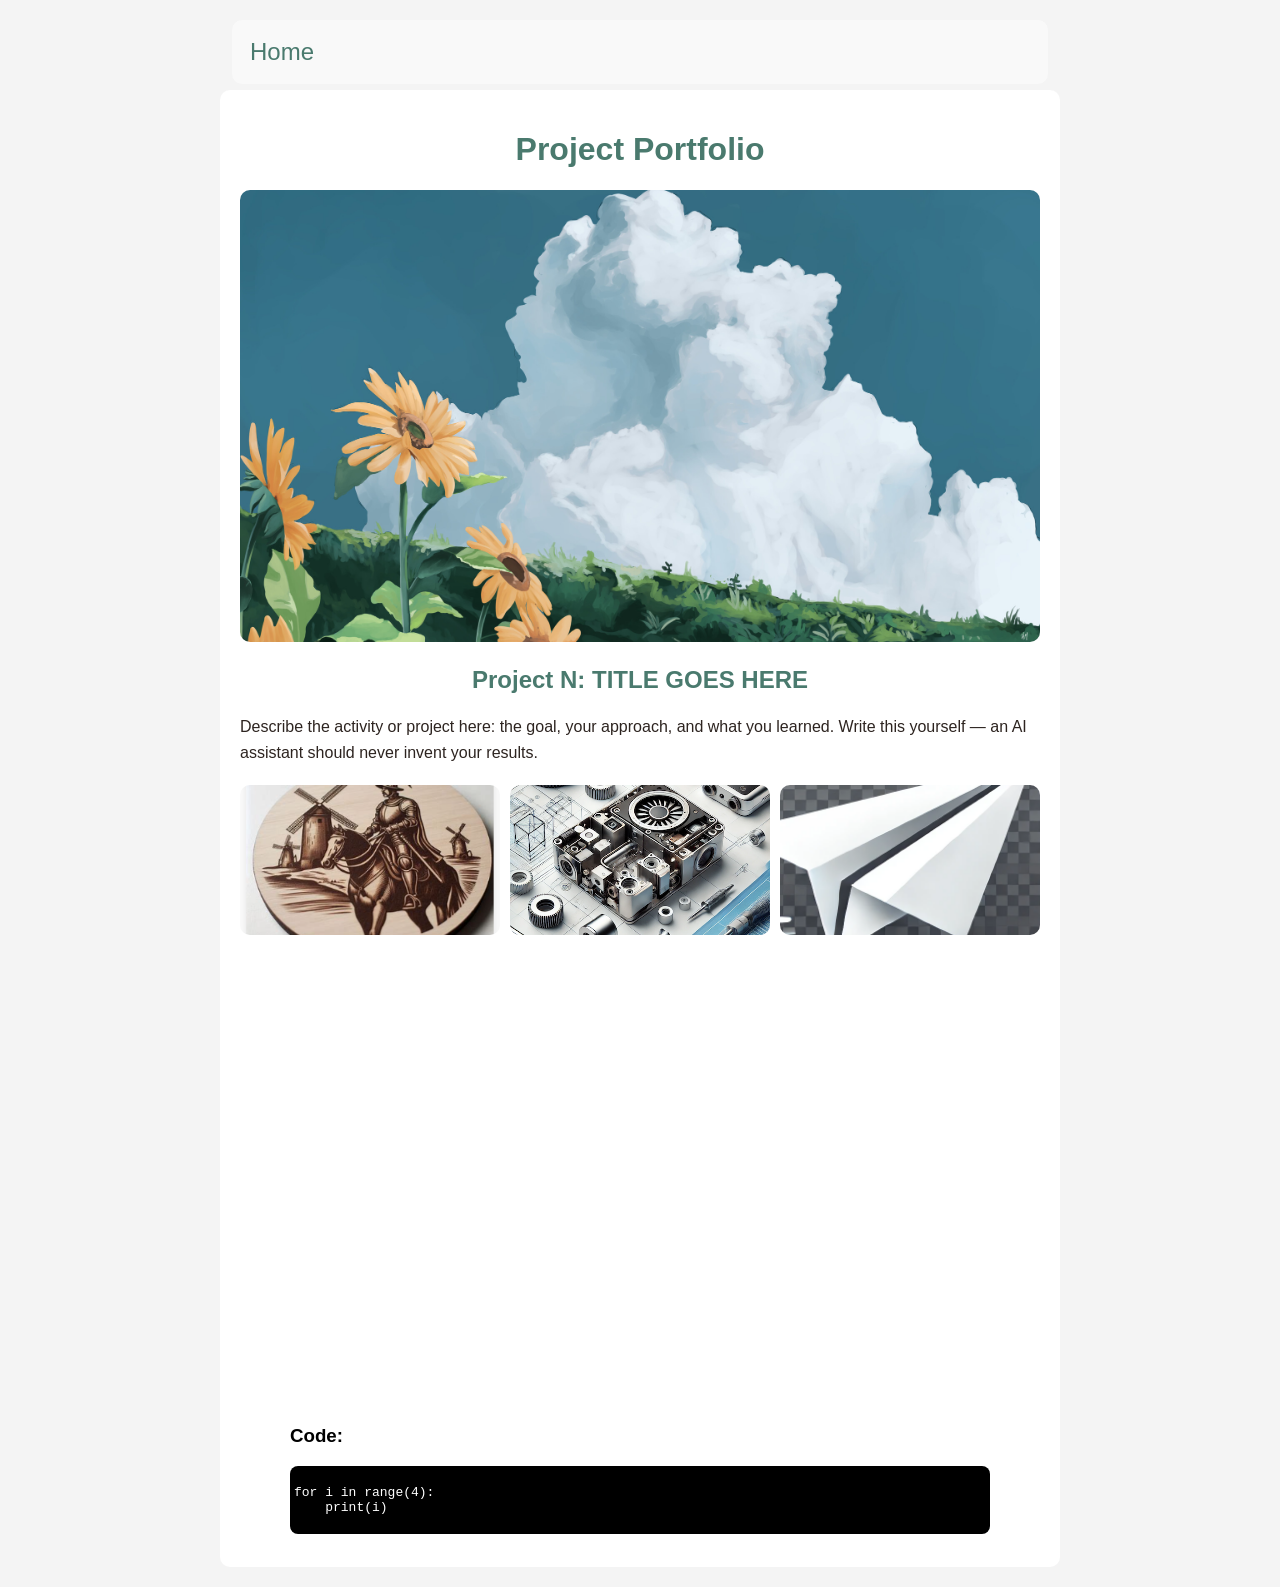
<file: template.html>
<!DOCTYPE html>
<html lang="en">
<head>
    <title>TITLE GOES HERE</title>
    <link rel="stylesheet" href="./project.css">
</head>
<body>

    <!-- This file is a STARTING POINT, not a real page. -->
    <!-- To add a new activity or project: copy this file, rename it -->
    <!-- (e.g. project04.html), fill in the content below, then add a -->
    <!-- matching <article class="project-card"> link to index.html. -->
    <!-- See AGENTS.md for the full step-by-step recipe. -->

    <!-- Header and Navigation Section -->
    <header class="header">
        <nav class="navbar">
            <a href="./index.html" class="active">Home</a>
        </nav>
    </header>

    <!-- Project Information -->
    <div class="proj-container">

        <h1 class='proj-header'>Project Portfolio</h1>

        <div class="proj-img-container">
            <img src="./images/header.jpg">
            <!-- Replace with this page's own hero image, e.g. ./images/project04.png -->
        </div>

        <h2 class='proj-header'>Project N: TITLE GOES HERE</h2>

        <div class="proj-desc">
            <p>Describe the activity or project here: the goal, your approach, and what you learned. Write this yourself — an AI assistant should never invent your results.</p>
        </div>

        <!-- OPTIONAL BLOCK: photo gallery. Use when you have several   -->
        <!-- work-in-progress or detail photos beyond the hero image     -->
        <!-- above. Delete this whole <div> if you don't need it.        -->
        <div class="proj-gallery">
            <img src="./images/activity01.png">
            <img src="./images/activity02.png">
            <img src="./images/activity03.png">
        </div>

        <!-- OPTIONAL BLOCK: embedded video (e.g. a YouTube demo of your -->
        <!-- project in action). Replace VIDEO_ID with the id from the   -->
        <!-- video's share/embed URL. Delete this <div> if not needed.   -->
        <div class="proj-video-container">
            <iframe src="https://www.youtube.com/embed/VIDEO_ID" title="Project video" allowfullscreen></iframe>
        </div>

        <!-- OPTIONAL BLOCK: a labeled code sample. Only include this on -->
        <!-- pages that actually involve code (e.g. a robot's Arduino    -->
        <!-- sketch). Delete this whole <div> for design/build projects. -->
        <div class="proj-code">
            <h3>Code:</h3>
            <pre><code>
for i in range(4):
    print(i)

</code></pre></div>

    </div>
    <!-- End Project Information -->

</body>
</html>
</file>
<file: index.css>
@import url("./theme.css");

body {
    background-color: var(--color-primary);
    font-family: var(--font-body);
    margin: 20px;
}

/* **************************** */
/* Style for the header section */
/* **************************** */

.header {
    position: fixed;
    top: 20px;
    left: 50%;
    transform: translateX(-50%);
    width: 75%;
    background: rgba(30, 52, 44, 0.7);
    border: 1px solid rgba(255, 255, 255, 0.12);
    z-index: 1000;
    display: flex;
    flex-wrap: wrap;
    justify-content: space-between;
    align-items: center;
    padding: 10px;
    color: var(--color-text-on-dark);
    border-radius: var(--radius);
}

.header .name {
    text-align: left;
    font-size: 1.5em;
    font-weight: 700;
    letter-spacing: 0.02em;
}

.header .navbar {
    display: flex;
    gap: 15px;
    font-size: 1.5em;
}

.header .navbar a {
    text-decoration: none;
    color: var(--color-text-on-dark);
    padding: 10px;
}

/* ************************** */
/* Style for the home section */
/* ************************** */

.home {
    min-height: 100vh;
    display: flex;
    align-items: center;
    padding: 6rem 10% 2rem;
    color: var(--color-text-on-dark);
}

.home-content {
    max-width: 600px;
}

.home-content h1 {
    position: relative;
    font-size: 56px;
    font-weight: 700;
    line-height: 1.2;
    background: rgba(30, 52, 44, 0.7);
    border: 1px solid rgba(255, 255, 255, 0.12);
    box-shadow: 0 0 0 1px rgba(32, 53, 40, 0.08);
    backdrop-filter: blur(2px);
    padding: 10px 16px;
    border-radius: var(--radius);
}

.home-content p {
    position: relative;
    font-size: 1.5em;
    margin: 20px 0 40px;
    background: rgba(30, 52, 44, 0.7);
    border: 1px solid rgba(255, 255, 255, 0.12);
    padding: 12px 16px;
    border-radius: var(--radius);
}

.socials {
    position: relative;
    display: flex;
    gap: 20px;
    width: fit-content;
    background: var(--color-bg-overlay);
    padding: 10px 15px;
    border-radius: var(--radius);
}

.social-link {
    display: flex;
    align-items: center;
    gap: 8px;
    color: var(--color-text-on-dark);
    text-decoration: none;
    font-size: 1.1em;
}

.social-link:hover {
    color: var(--color-accent);
}

.social-link svg {
    width: 22px;
    height: 22px;
    fill: currentColor;
}

/* ************************************* */
/* Style for the project listing section */
/* ************************************* */

.portfolio {
    padding-block: 5rem 2rem;
    max-width: 100%;
    margin-inline: 1.5rem;

    display: grid;
    gap: 1.5rem;
    grid-template-columns: repeat(3, 1fr);
    justify-items: stretch;
}

.project-card {
    padding: 5px;
    margin: 5px;
    background-color: var(--color-accent);
    border-radius: var(--radius);
    text-align: center;
}

.project-link {
    color: var(--color-text-muted);
}

.project-title {
    font-size: 1.5em;
}

.project-desc {
    overflow: hidden;
    text-overflow: ellipsis;
    display: -webkit-box;
    -webkit-line-clamp: 1;
    -webkit-box-orient: vertical;
}

.project-img {
    display: block;
    width: 100%;
    aspect-ratio: 4 / 3;
    object-fit: cover;
    border-radius: calc(var(--radius) - 4px);
}

/* ***************************** */
/* Responsive: tablet and mobile */
/* ***************************** */

@media (max-width: 900px) {
    .portfolio {
        grid-template-columns: repeat(2, 1fr);
    }

    .home-content h1 {
        font-size: 40px;
    }
}

@media (max-width: 600px) {
    .header {
        width: 92%;
        flex-direction: column;
        justify-content: center;
        gap: 6px;
        text-align: center;
        padding: 8px;
    }

    .header .name {
        font-size: 1.1em;
    }

    .header .navbar {
        font-size: 1em;
        gap: 10px;
    }

    .home {
        padding: 7rem 6% 2rem;
    }

    .home-content h1 {
        font-size: 30px;
    }

    .home-content p {
        font-size: 1.1em;
    }

    .social-link {
        font-size: 1em;
    }

    .social-link svg {
        width: 18px;
        height: 18px;
    }

    .portfolio {
        grid-template-columns: 1fr;
        margin-inline: 0.5rem;
    }
}
</file>
<file: project.css>
@import url("./theme.css");

body {
    background-color: var(--color-bg-page);
    font-family: var(--font-body);
    margin: 20px;
}

/* **************************** */
/* Style for the header section */
/* **************************** */

.header {
    position: fixed;
    top: 20px;
    left: 50%;
    transform: translateX(-50%);
    width: 75%;
    max-width: var(--container-max);
    background: rgba(250, 250, 250, 0.9);
    z-index: 1000;
    display: flex;
    justify-content: space-between;
    align-items: center;
    padding: 8px;
    color: var(--color-primary);
    border-radius: var(--radius);
}

.header .name {
    text-align: left;
    font-size: 1.5em;
}

.header .navbar {
    display: flex;
    gap: 15px;
    font-size: 1.5em;
}

.header .navbar a {
    text-decoration: none;
    color: var(--color-primary);
    padding: 10px;
}

/* *********************************** */
/* Style for the project documentation */
/* *********************************** */

.proj-container {
    max-width: var(--container-max);
    margin: auto;
    margin-top: 90px;
    background: var(--color-bg-card);
    padding: 20px;
    border-radius: var(--radius);
}

.proj-header {
    text-align: center;
    color: var(--color-primary);
}

.proj-img-container {
    text-align: center;
    margin: 20px 0;
}

.proj-img-container img {
    max-width: 100%;
    height: auto;
    border-radius: var(--radius);
}

.proj-desc {
    margin: 20px 0;
    line-height: 1.6;
}

.proj-desc p {
    color: var(--color-text);
}

/* Optional block: a labeled code sample. Delete this block on pages   */
/* that don't involve code (e.g. a build or design activity).          */
.proj-code {
    max-width: 700px;
    margin: auto;
}

.proj-code pre:has(code), pre:has(code) {
    background-color: black;
    color: white;
    border-radius: 8px;
    padding: 4px;
}
pre code, pre code {
    white-space: pre-wrap;
    word-wrap: break-word;
}

/* Optional block: a photo gallery grid. Use for pages with several  */
/* work-in-progress or detail photos beyond the one hero image.       */
.proj-gallery {
    display: grid;
    grid-template-columns: repeat(auto-fit, minmax(150px, 1fr));
    gap: 10px;
    margin: 20px 0;
}

.proj-gallery img {
    width: 100%;
    height: 150px;
    object-fit: cover;
    border-radius: var(--radius);
}

/* Optional block: an embedded video (e.g. YouTube). The padding-top  */
/* trick keeps a 16:9 shape at any screen width — do not set a fixed  */
/* pixel height on the iframe itself.                                  */
.proj-video-container {
    position: relative;
    width: 100%;
    padding-top: 56.25%;
    margin: 20px 0;
    border-radius: var(--radius);
    overflow: hidden;
}

.proj-video-container iframe {
    position: absolute;
    top: 0;
    left: 0;
    width: 100%;
    height: 100%;
    border: 0;
}

/* ***************************** */
/* Responsive: tablet and mobile */
/* ***************************** */

@media (max-width: 600px) {
    .header {
        width: 92%;
        padding: 6px;
    }

    .header .name {
        font-size: 1.1em;
    }

    .header .navbar {
        font-size: 1.1em;
        gap: 8px;
    }

    .proj-container {
        margin-top: 80px;
        padding: 14px;
    }

    .proj-header {
        font-size: 1.3em;
    }

    .proj-gallery img {
        height: 120px;
    }
}
</file>
